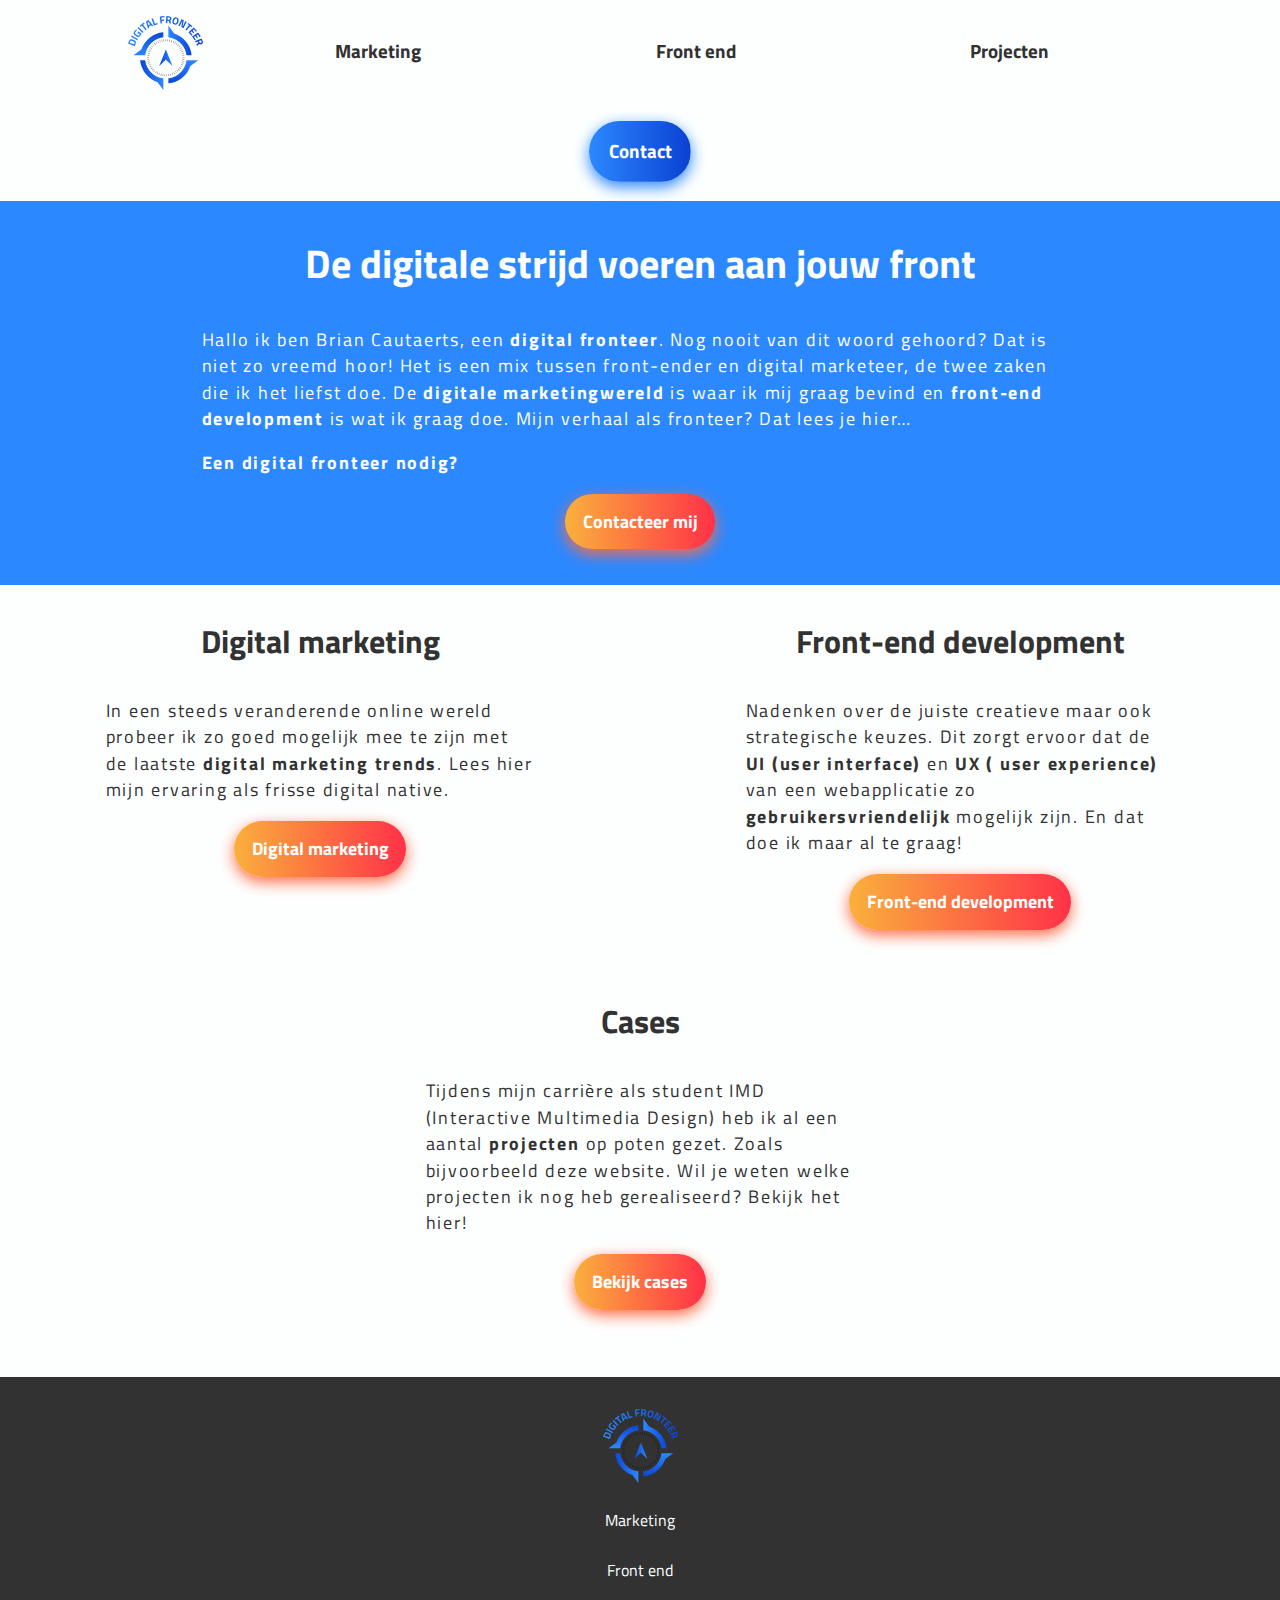
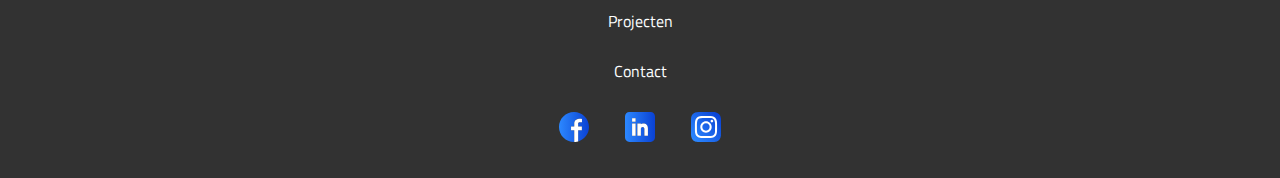
<file: index.html>
<!DOCTYPE html>
<html lang="en">

<head>
    <meta charset="UTF-8">
    <meta name="viewport" content="width=device-width, initial-scale=1.0">
    <meta http-equiv="X-UA-Compatible" content="ie=edge">
    <title>Digital Fronteer | Brian Cautaerts</title>
    <link rel="shortcut icon" href="images/Favicon.png" type="image/x-icon">
    <link rel="stylesheet" href="css/normalize.css">
    <link rel="stylesheet" href="css/main.css">
    <link href="https://fonts.googleapis.com/css?family=Titillium+Web:400,700&display=swap" rel="stylesheet">
</head>

<body>
    <header>
        <nav>
            <a class="logo" href="index.html">
                <img class="logoImg" src="images/1IMDB_Brian_Cautaerts_logo.svg" alt="Digital fronteer logo">
            </a>
            <a class="navItems dmIcon" href="marketing.html">Marketing</a>
            <a class="navItems pcIcon" href="frontend.html">Front end</a>
            <a class="navItems caseIcon" href="case.html">Projecten</a>
            <a class="navItems contactIcon blue-btn" href="contact.html">Contact</a>
        </nav>

        <a class="topLogo" href="index.html">
            <img class="logoImg" src="images/1IMDB_Brian_Cautaerts_logo.svg" alt="Digital fronteer logo">
        </a>

        <div class="bg-blue">
            <h1>De digitale strijd voeren aan jouw front</h1>
            <p>Hallo ik ben Brian Cautaerts, een <b>digital fronteer</b>. Nog nooit van dit woord gehoord? Dat is niet zo vreemd hoor! Het is een mix tussen front-ender en digital marketeer, de twee zaken die ik het liefst doe. De <b>digitale marketingwereld</b>                is waar ik mij graag bevind en <b>front-end development</b> is wat ik graag doe. Mijn verhaal als fronteer? Dat lees je hier…</p>

            <p><b>Een digital fronteer nodig?</b></p>
            <a class="orange-btn" href="contact.html">Contacteer mij</a>
        </div>

    </header>

    <div class="clearfix">
        <div class="clearfix">
            <section class="float-left">
                <h2>Digital marketing</h2>
                <p>In een steeds veranderende online wereld probeer ik zo goed mogelijk mee te zijn met de laatste <b>digital marketing trends</b>. Lees hier mijn ervaring als frisse digital native.</p>
                <a class="orange-btn" href="marketing.html">Digital marketing</a>
            </section>

            <section class="float-right">
                <h2>Front-end development</h2>
                <p>Nadenken over de juiste creatieve maar ook strategische keuzes. Dit zorgt ervoor dat de <b>UI (user interface)</b> en <b>UX ( user experience)</b> van een webapplicatie zo <b>gebruikersvriendelijk</b> mogelijk zijn. En dat doe ik maar
                    al te graag!
                </p>
                <a class="orange-btn" href="frontend.html">Front-end development</a>
            </section>
        </div>

        <section class="align-middle">
            <h2>Cases</h2>
            <p>Tijdens mijn carrière als student IMD (Interactive Multimedia Design) heb ik al een aantal <b>projecten</b> op poten gezet. Zoals bijvoorbeeld deze website. Wil je weten welke projecten ik nog heb gerealiseerd? Bekijk het hier!</p>
            <a class="orange-btn" href="case.html">Bekijk cases</a>
        </section>
    </div>

    <footer>
        <a class="logo" href="index.html">
            <img class="logoImg" src="images/1IMDB_Brian_Cautaerts_logo.svg" alt="Digital fronteer logo">
        </a>
        <a href="marketing.html">Marketing</a>
        <a href="frontend.html">Front end</a>
        <a href="case.html">Projecten</a>
        <a href="contact.html">Contact</a>
        <a class="smRef" href="https://www.facebook.com/Brian.Cautaerts">
            <img class="smIcon" src="images/fb_icon.svg" alt="facebook icon">
        </a>
        <a class="smRef" href="https://www.linkedin.com/in/brian-cautaerts-282b3614b/">
            <img class="smIcon" src="images/li_icon.svg" alt="linkedin icon">
        </a>
        <a class="smRef" href="https://www.instagram.com/briancautaerts/">
            <img class="smIcon" src="images/ig_icon.svg" alt="instagram icon">
        </a>
    </footer>
</body>

</html>
</file>
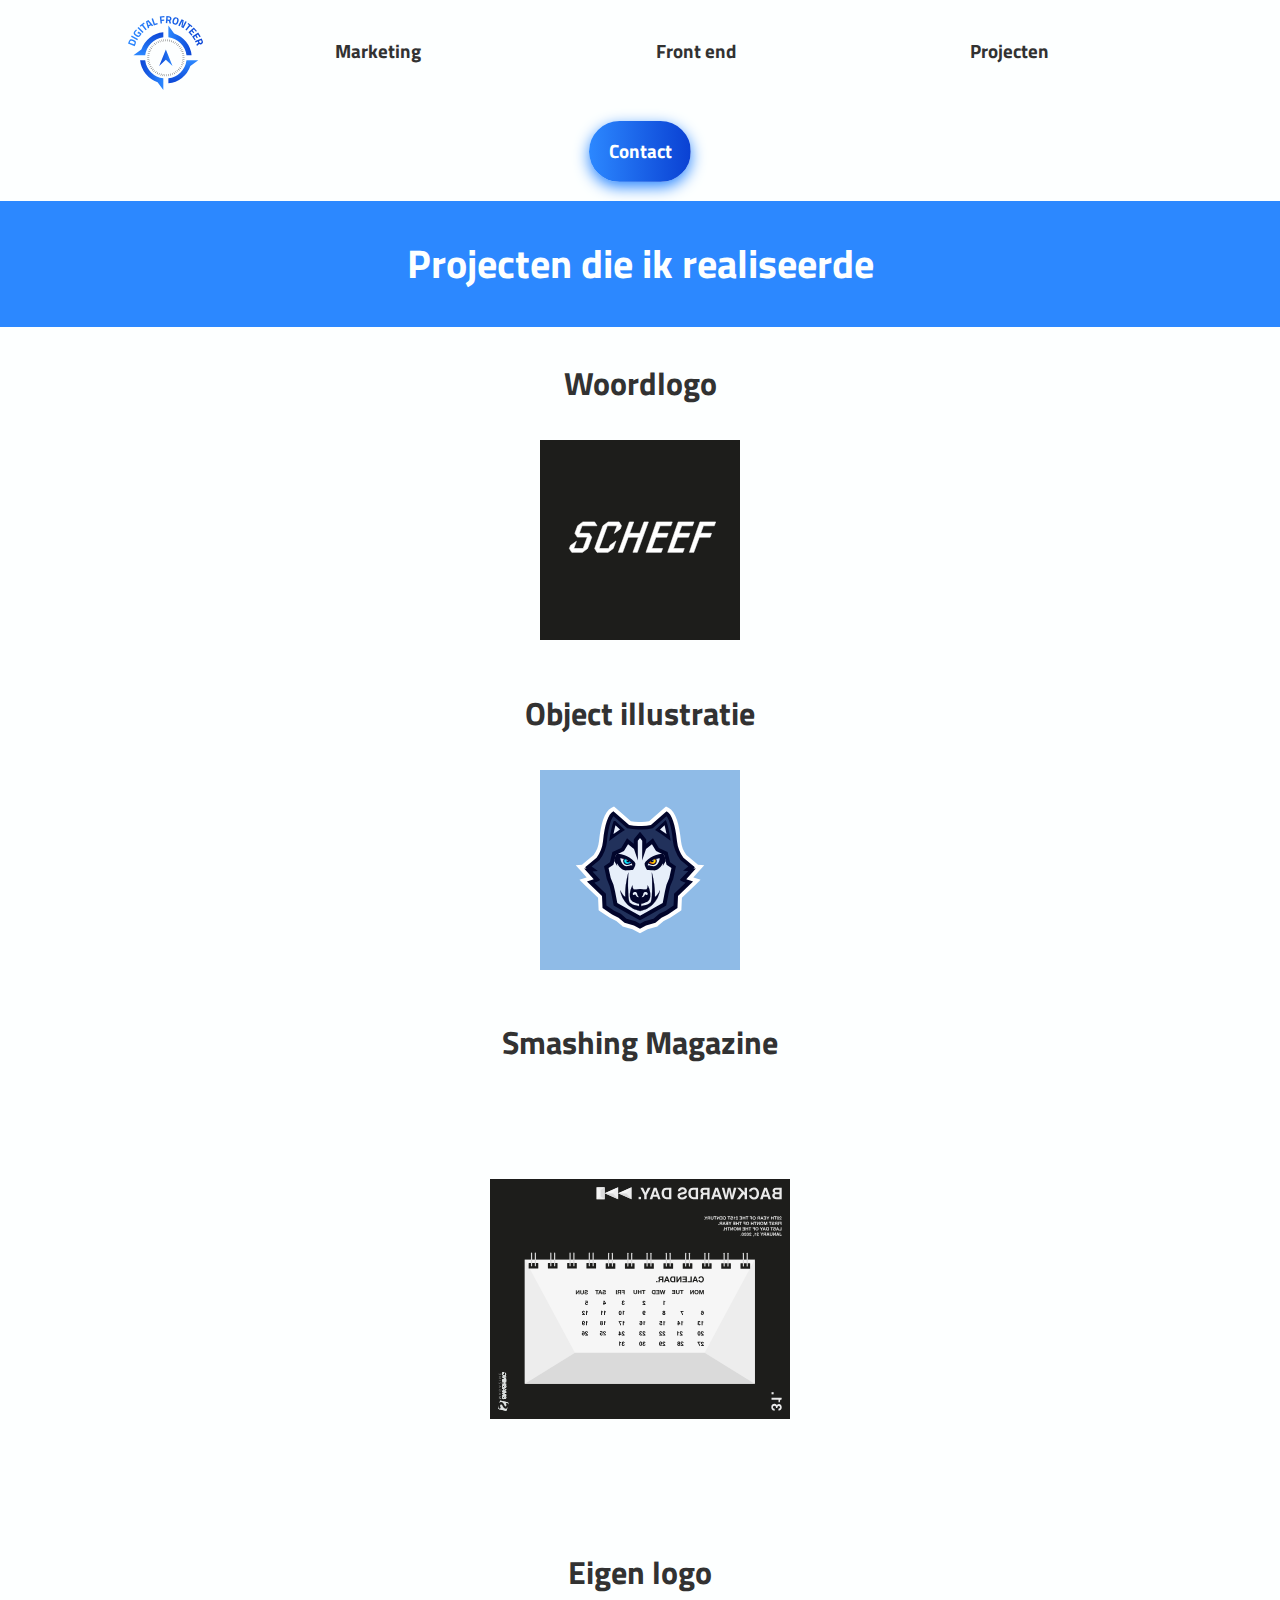
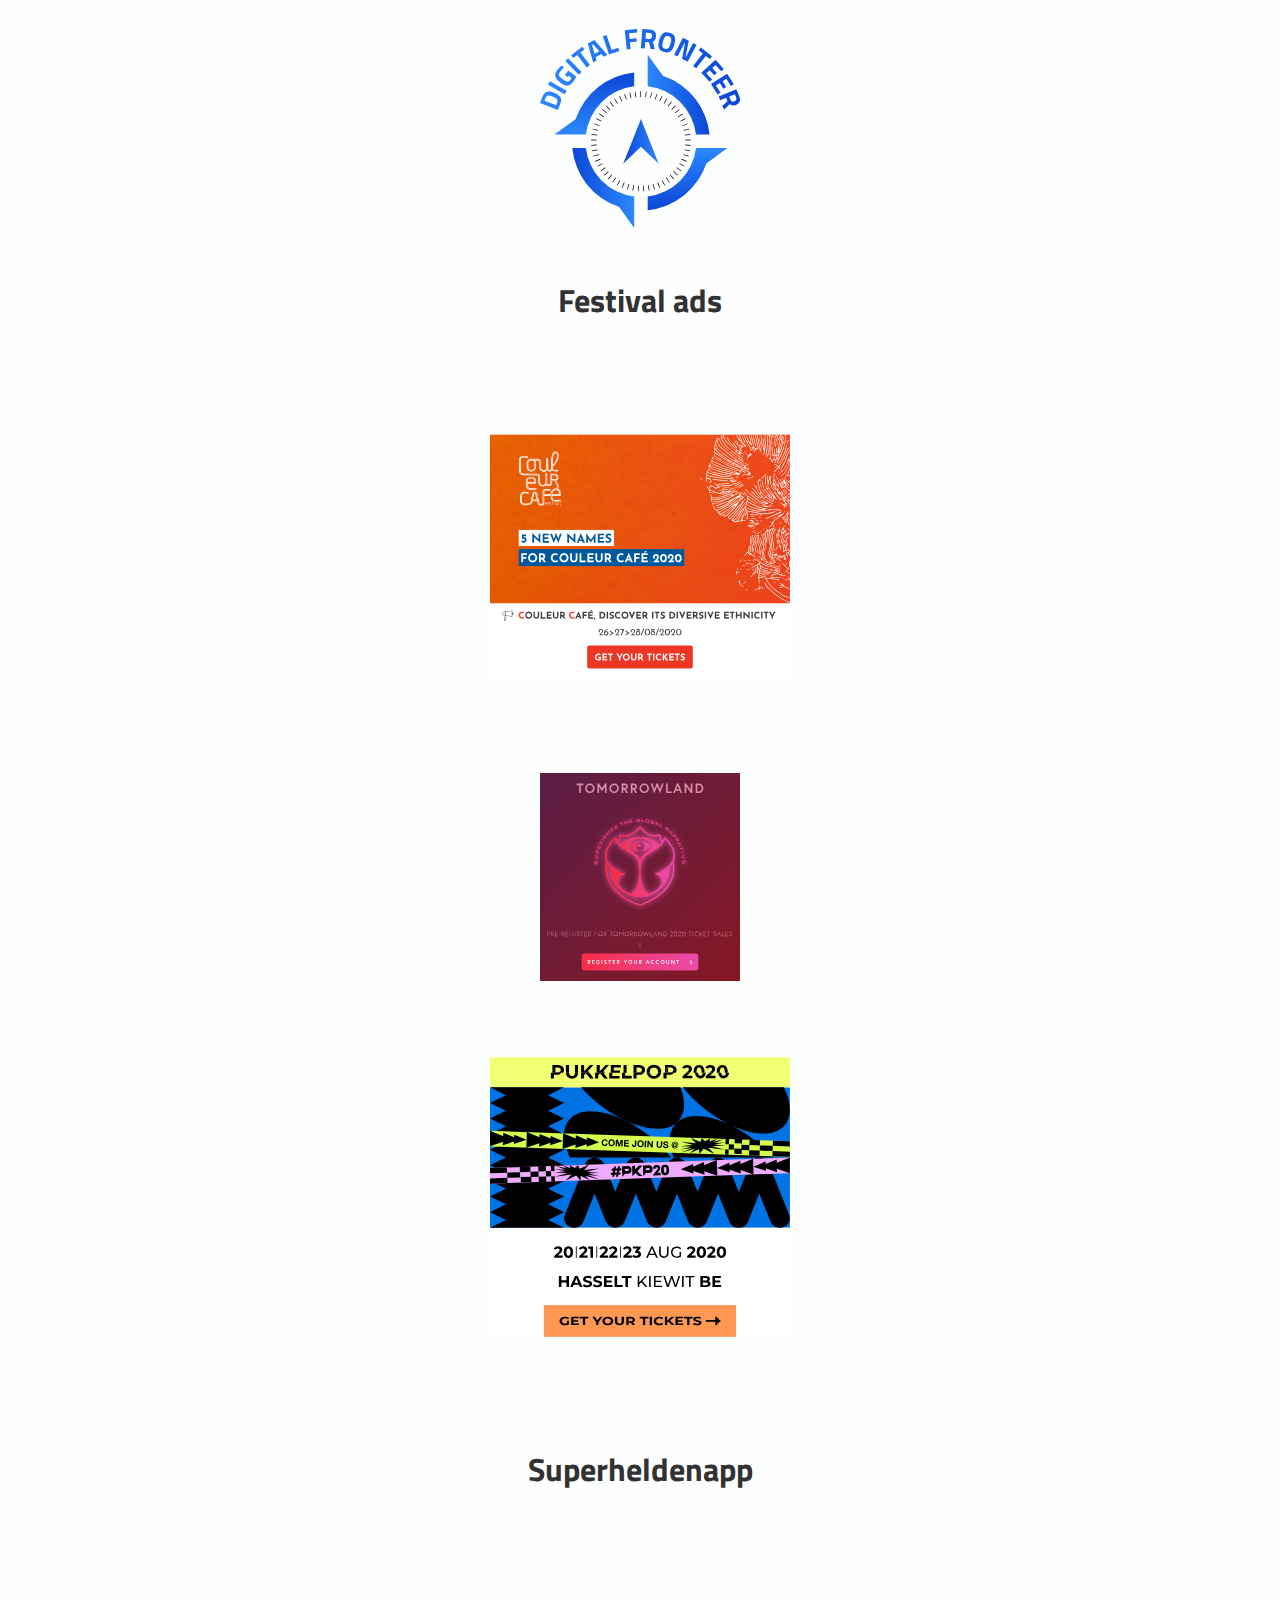
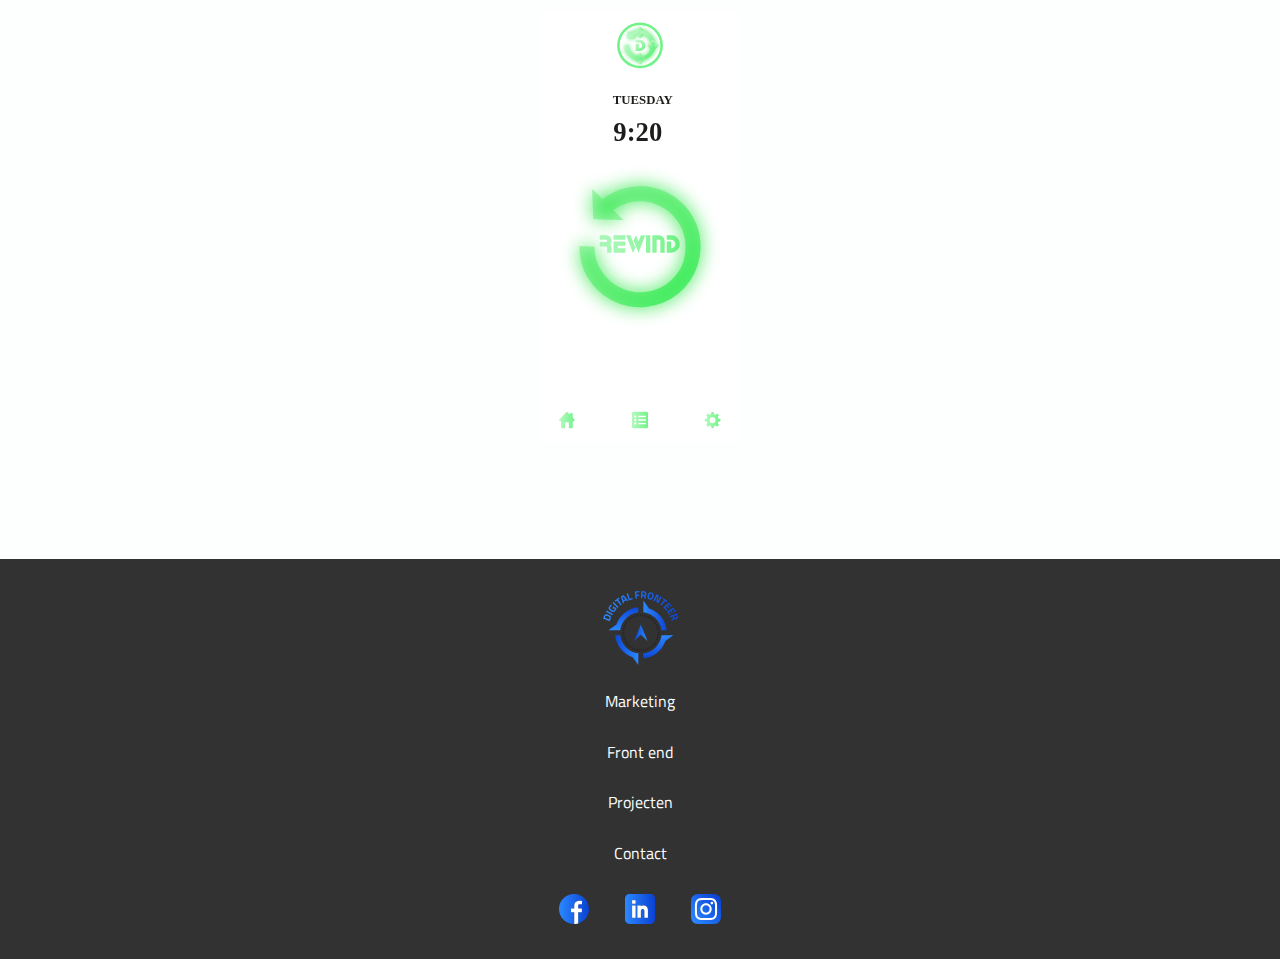
<file: case.html>
<!DOCTYPE html>
<html lang="en">

<head>
    <meta charset="UTF-8">
    <meta name="viewport" content="width=device-width, initial-scale=1.0">
    <meta http-equiv="X-UA-Compatible" content="ie=edge">
    <title>Cases | Digital Fronteer | Brian Cautaerts</title>
    <link rel="shortcut icon" href="images/Favicon.png" type="image/x-icon">
    <link rel="stylesheet" href="css/normalize.css">
    <link rel="stylesheet" href="css/main.css">
    <link href="https://fonts.googleapis.com/css?family=Titillium+Web:400,700&display=swap" rel="stylesheet">
</head>

<body>
    <header>
        <nav>
            <a class="logo" href="index.html">
                <img class="logoImg" src="images/1IMDB_Brian_Cautaerts_logo.svg" alt="Digital fronteer logo">
            </a>
            <a class="navItems dmIcon" href="marketing.html">Marketing</a>
            <a class="navItems pcIcon" href="frontend.html">Front end</a>
            <a class="navItems caseIcon" href="case.html">Projecten</a>
            <a class="navItems contactIcon blue-btn" href="contact.html">Contact</a>
        </nav>

        <a class="topLogo" href="index.html">
            <img class="logoImg" src="images/1IMDB_Brian_Cautaerts_logo.svg" alt="Digital fronteer logo">
        </a>

        <div class="bg-blue">
            <h1>Projecten die ik realiseerde</h1>
        </div>
    </header>

    <h2>Woordlogo</h2>
    <img class="case" src="images/1IMD_Brian_Cautaerts_woordlogo.svg" alt="woordlogo">

    <h2>Object illustratie</h2>
    <img class="case" src="images/IMDB_Brian_Cautaerts_Object.svg" alt="Object illustratie ">

    <h2>Smashing Magazine</h2>
    <img class="festivalAd" src="images/smashing_magazine.svg" alt="Smashing magazine">

    <h2>Eigen logo</h2>
    <img class="case" src="images/1IMDB_Brian_Cautaerts_logo.svg" alt="eigen logo">

    <h2>Festival ads</h2>
    <a href="festival_ads/CouleurCafé_&_Qmusic/index.html">
        <img class="festivalAd" src="images/CCxQ.svg" alt="Couleur café x Qmusic">
    </a>

    <a href="festival_ads/Tomorrowland_&_RadioFG/index.html">
        <img class="case" src="images/TML_RadioFGai.svg" alt="Tomorrowland x Radio FG">
    </a>

    <a href="festival_ads/Pukkelpop_&_StuBru/index.html">
        <img class="festivalAd" src="images/PKPxStuBru.svg" alt="Pukkelpop x StuBru">
    </a>

    <h2>Superheldenapp</h2>
    <img class="app" src="images/1IMDB_Brian_Cautaerts_superheldenapp.svg" alt="Superhelden app">

    <footer>
        <a class="logo " href="index.html ">
            <img class="logoImg " src="images/1IMDB_Brian_Cautaerts_logo.svg " alt="Digital fronteer logo ">
        </a>
        <a href="marketing.html ">Marketing</a>
        <a href="frontend.html">Front end</a>
        <a href="case.html">Projecten</a>
        <a href="contact.html ">Contact</a>
        <a class="smRef " href="https://www.facebook.com/Brian.Cautaerts ">
            <img class="smIcon " src="images/fb_icon.svg " alt="facebook icon ">
        </a>
        <a class="smRef " href="https://www.linkedin.com/in/brian-cautaerts-282b3614b/ ">
            <img class="smIcon " src="images/li_icon.svg " alt="linkedin icon ">
        </a>
        <a class="smRef " href="https://www.instagram.com/briancautaerts/ ">
            <img class="smIcon " src="images/ig_icon.svg " alt="instagram icon ">
        </a>
    </footer>

    <script src="https://ajax.googleapis.com/ajax/libs/jquery/3.4.1/jquery.min.js "></script>
    <script src="js/main.js "></script>
</body>

</html>
</file>
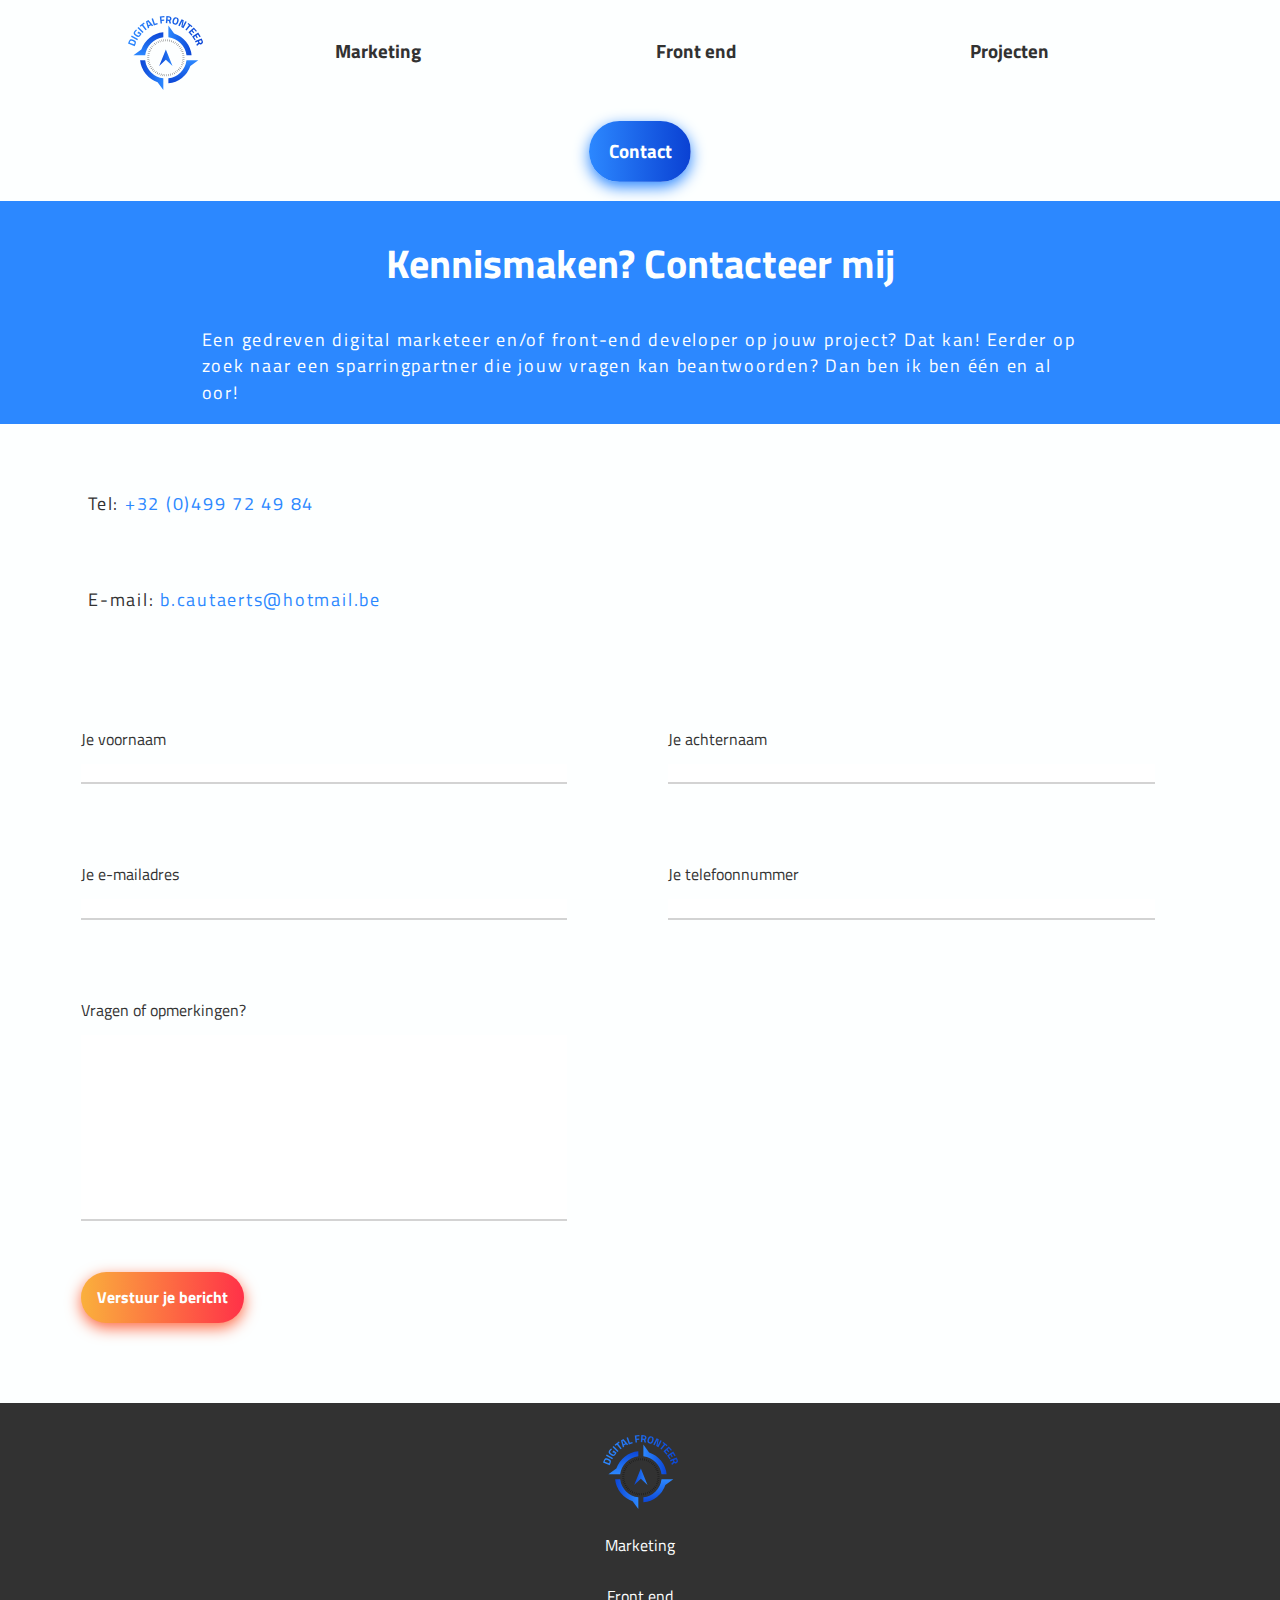
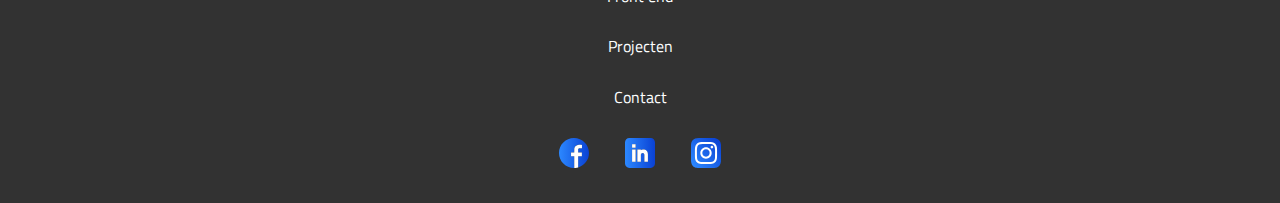
<file: contact.html>
<!DOCTYPE html>
<html lang="en">

<head>
    <meta charset="UTF-8">
    <meta name="viewport" content="width=device-width, initial-scale=1.0">
    <meta http-equiv="X-UA-Compatible" content="ie=edge">
    <title>Contacteer mij | Digital Fronteer | Brian Cautaerts</title>
    <link rel="shortcut icon" href="images/Favicon.png" type="image/x-icon">
    <link rel="stylesheet" href="css/normalize.css">
    <link rel="stylesheet" href="css/main.css">
    <link href="https://fonts.googleapis.com/css?family=Titillium+Web:400,700&display=swap" rel="stylesheet">
</head>

<body>
    <header>
        <nav>
            <a class="logo" href="index.html">
                <img class="logoImg" src="images/1IMDB_Brian_Cautaerts_logo.svg" alt="Digital fronteer logo">
            </a>
            <a class="navItems dmIcon" href="marketing.html">Marketing</a>
            <a class="navItems pcIcon" href="frontend.html">Front end</a>
            <a class="navItems caseIcon" href="case.html">Projecten</a>
            <a class="navItems contactIcon blue-btn" href="contact.html">Contact</a>
        </nav>

        <a class="topLogo" href="index.html">
            <img class="logoImg" src="images/1IMDB_Brian_Cautaerts_logo.svg" alt="Digital fronteer logo">
        </a>

        <div class="bg-blue">
            <h1>Kennismaken? Contacteer mij</h1>
            <p>Een gedreven digital marketeer en/of front-end developer op jouw project? Dat kan! Eerder op zoek naar een sparringpartner die jouw vragen kan beantwoorden? Dan ben ik ben één en al oor!</p>
        </div>

    </header>

    <div class="contact">
        <p>Tel: <a href="tel:0032499724984">+32 (0)499 72 49 84</a></p>
        <p>E-mail: <a href="mailto:b.cautaerts@hotmail.be">b.cautaerts@hotmail.be</a></p>
    </div>

    <form action="#">
        <ul>
            <li class="mb-1">
                <label for="firstname">Je voornaam</label>
                <input id="firstname" class="input" type="text">
            </li>

            <li class="mb-1">
                <label for="lastname">Je achternaam</label>
                <input id="lastname" class="input" type="text">
            </li>

            <li class="mb-1">
                <label for="email">Je e-mailadres</label>
                <input id="email" class="input" type="text">
            </li>

            <li class="mb-1">
                <label for="telephone">Je telefoonnummer</label>
                <input id="telephone" class="input" type="text">
            </li>

            <li class="mb-1">
                <label for="opmerking">Vragen of opmerkingen?</label>
                <textarea name="bericht" id="textarea" cols="30" rows="10"></textarea>
                <input id="submit" class="form-btn input-btn" value="Verstuur je bericht" type="submit">
            </li>
        </ul>
    </form>

    <footer>
        <a class="logo" href="index.html">
            <img class="logoImg" src="images/1IMDB_Brian_Cautaerts_logo.svg" alt="Digital fronteer logo">
        </a>
        <a href="marketing.html">Marketing</a>
        <a href="frontend.html">Front end</a>
        <a href="case.html">Projecten</a>
        <a href="contact.html">Contact</a>
        <a class="smRef" href="https://www.facebook.com/Brian.Cautaerts">
            <img class="smIcon" src="images/fb_icon.svg" alt="facebook icon">
        </a>
        <a class="smRef" href="https://www.linkedin.com/in/brian-cautaerts-282b3614b/">
            <img class="smIcon" src="images/li_icon.svg" alt="linkedin icon">
        </a>
        <a class="smRef" href="https://www.instagram.com/briancautaerts/">
            <img class="smIcon" src="images/ig_icon.svg" alt="instagram icon">
        </a>
    </footer>

    <script src="https://ajax.googleapis.com/ajax/libs/jquery/3.4.1/jquery.min.js "></script>
    <script src="js/main.js "></script>
</body>

</html>
</file>
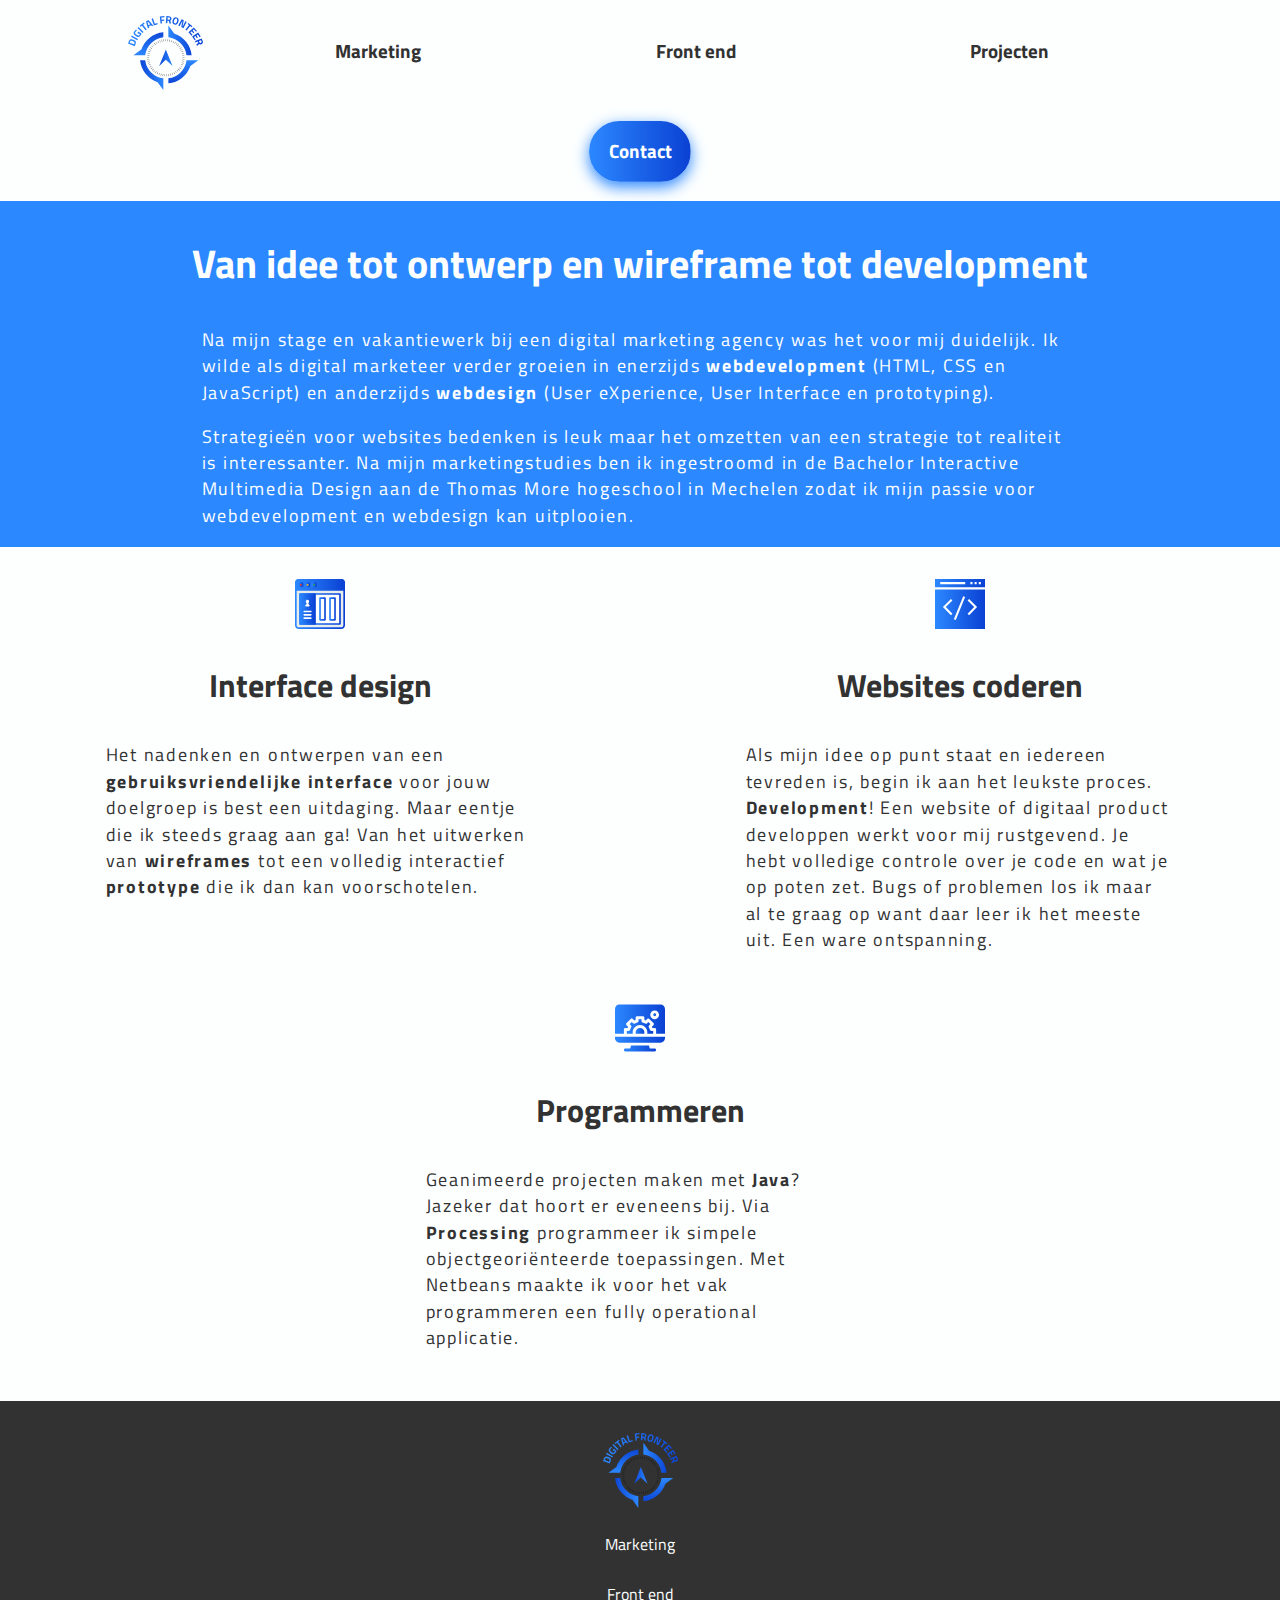
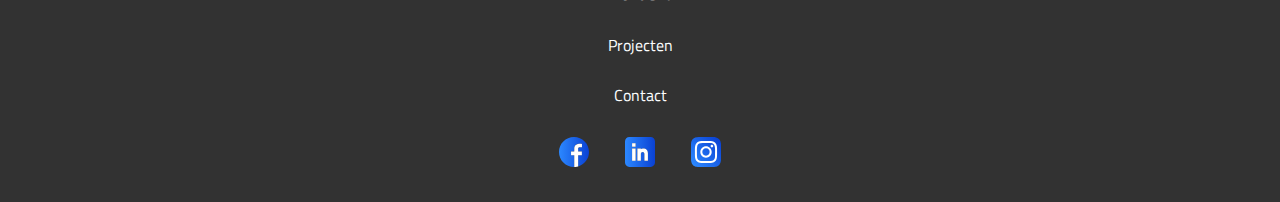
<file: frontend.html>
<!DOCTYPE html>
<html lang="en">

<head>
    <meta charset="UTF-8">
    <meta name="viewport" content="width=device-width, initial-scale=1.0">
    <meta http-equiv="X-UA-Compatible" content="ie=edge">
    <title>Front-end development | Digital Fronteer | Brian Cautaerts</title>
    <link rel="shortcut icon" href="images/Favicon.png" type="image/x-icon">
    <link rel="stylesheet" href="css/normalize.css">
    <link rel="stylesheet" href="css/main.css">
    <link href="https://fonts.googleapis.com/css?family=Titillium+Web:400,700&display=swap" rel="stylesheet">
</head>

<body>
    <header>
        <nav>
            <a class="logo" href="index.html">
                <img class="logoImg" src="images/1IMDB_Brian_Cautaerts_logo.svg" alt="Digital fronteer logo">
            </a>
            <a class="navItems dmIcon" href="marketing.html">Marketing</a>
            <a class="navItems pcIcon" href="frontend.html">Front end</a>
            <a class="navItems caseIcon" href="case.html">Projecten</a>
            <a class="navItems contactIcon blue-btn" href="contact.html">Contact</a>
        </nav>

        <a class="topLogo" href="index.html">
            <img class="logoImg" src="images/1IMDB_Brian_Cautaerts_logo.svg" alt="Digital fronteer logo">
        </a>

        <div class="bg-blue">
            <h1>Van idee tot ontwerp en wireframe tot development</h1>
            <p>Na mijn stage en vakantiewerk bij een digital marketing agency was het voor mij duidelijk. Ik wilde als digital marketeer verder groeien in enerzijds <b>webdevelopment</b> (HTML, CSS en JavaScript) en anderzijds <b>webdesign</b> (User eXperience,
                User Interface en prototyping).</p>
            <p>Strategieën voor websites bedenken is leuk maar het omzetten van een strategie tot realiteit is interessanter. Na mijn marketingstudies ben ik ingestroomd in de Bachelor Interactive Multimedia Design aan de Thomas More hogeschool in Mechelen
                zodat ik mijn passie voor webdevelopment en webdesign kan uitplooien.</p>
        </div>

    </header>

    <div class="clearfix">
        <div class="clearfix">
            <section class="float-left">
                <img class="m-icons" src="images/ui_icon.svg" alt="ui icon">
                <h2>Interface design</h2>
                <p>Het nadenken en ontwerpen van een <b>gebruiksvriendelijke interface</b> voor jouw doelgroep is best een uitdaging. Maar eentje die ik steeds graag aan ga! Van het uitwerken van <b>wireframes</b> tot een volledig interactief <b>prototype</b>                    die ik dan kan voorschotelen.
                </p>
            </section>

            <section class="float-right">
                <img class="m-icons" src="images/coding_icon.svg" alt="coding icon">
                <h2>Websites coderen</h2>
                <p>Als mijn idee op punt staat en iedereen tevreden is, begin ik aan het leukste proces. <b>Development</b>! Een website of digitaal product developpen werkt voor mij rustgevend. Je hebt volledige controle over je code en wat je op poten
                    zet. Bugs of problemen los ik maar al te graag op want daar leer ik het meeste uit. Een ware ontspanning.
                </p>
            </section>
        </div>

        <section class="align-middle">
            <img class="m-icons" src="images/programming_icon.svg" alt="programming icon">
            <h2>Programmeren</h2>
            <p>Geanimeerde projecten maken met <b>Java</b>? Jazeker dat hoort er eveneens bij. Via <b>Processing</b> programmeer ik simpele objectgeoriënteerde toepassingen. Met <b></b>Netbeans maakte ik voor het vak programmeren een fully operational applicatie.</p>
        </section>
    </div>

    <footer>
        <a class="logo" href="index.html">
            <img class="logoImg" src="images/1IMDB_Brian_Cautaerts_logo.svg" alt="Digital fronteer logo">
        </a>
        <a href="marketing.html">Marketing</a>
        <a href="frontend.html">Front end</a>
        <a href="case.html">Projecten</a>
        <a href="contact.html">Contact</a>
        <a class="smRef" href="https://www.facebook.com/Brian.Cautaerts">
            <img class="smIcon" src="images/fb_icon.svg" alt="facebook icon">
        </a>
        <a class="smRef" href="https://www.linkedin.com/in/brian-cautaerts-282b3614b/">
            <img class="smIcon" src="images/li_icon.svg" alt="linkedin icon">
        </a>
        <a class="smRef" href="https://www.instagram.com/briancautaerts/">
            <img class="smIcon" src="images/ig_icon.svg" alt="instagram icon">
        </a>
    </footer>
</body>

</html>
</file>
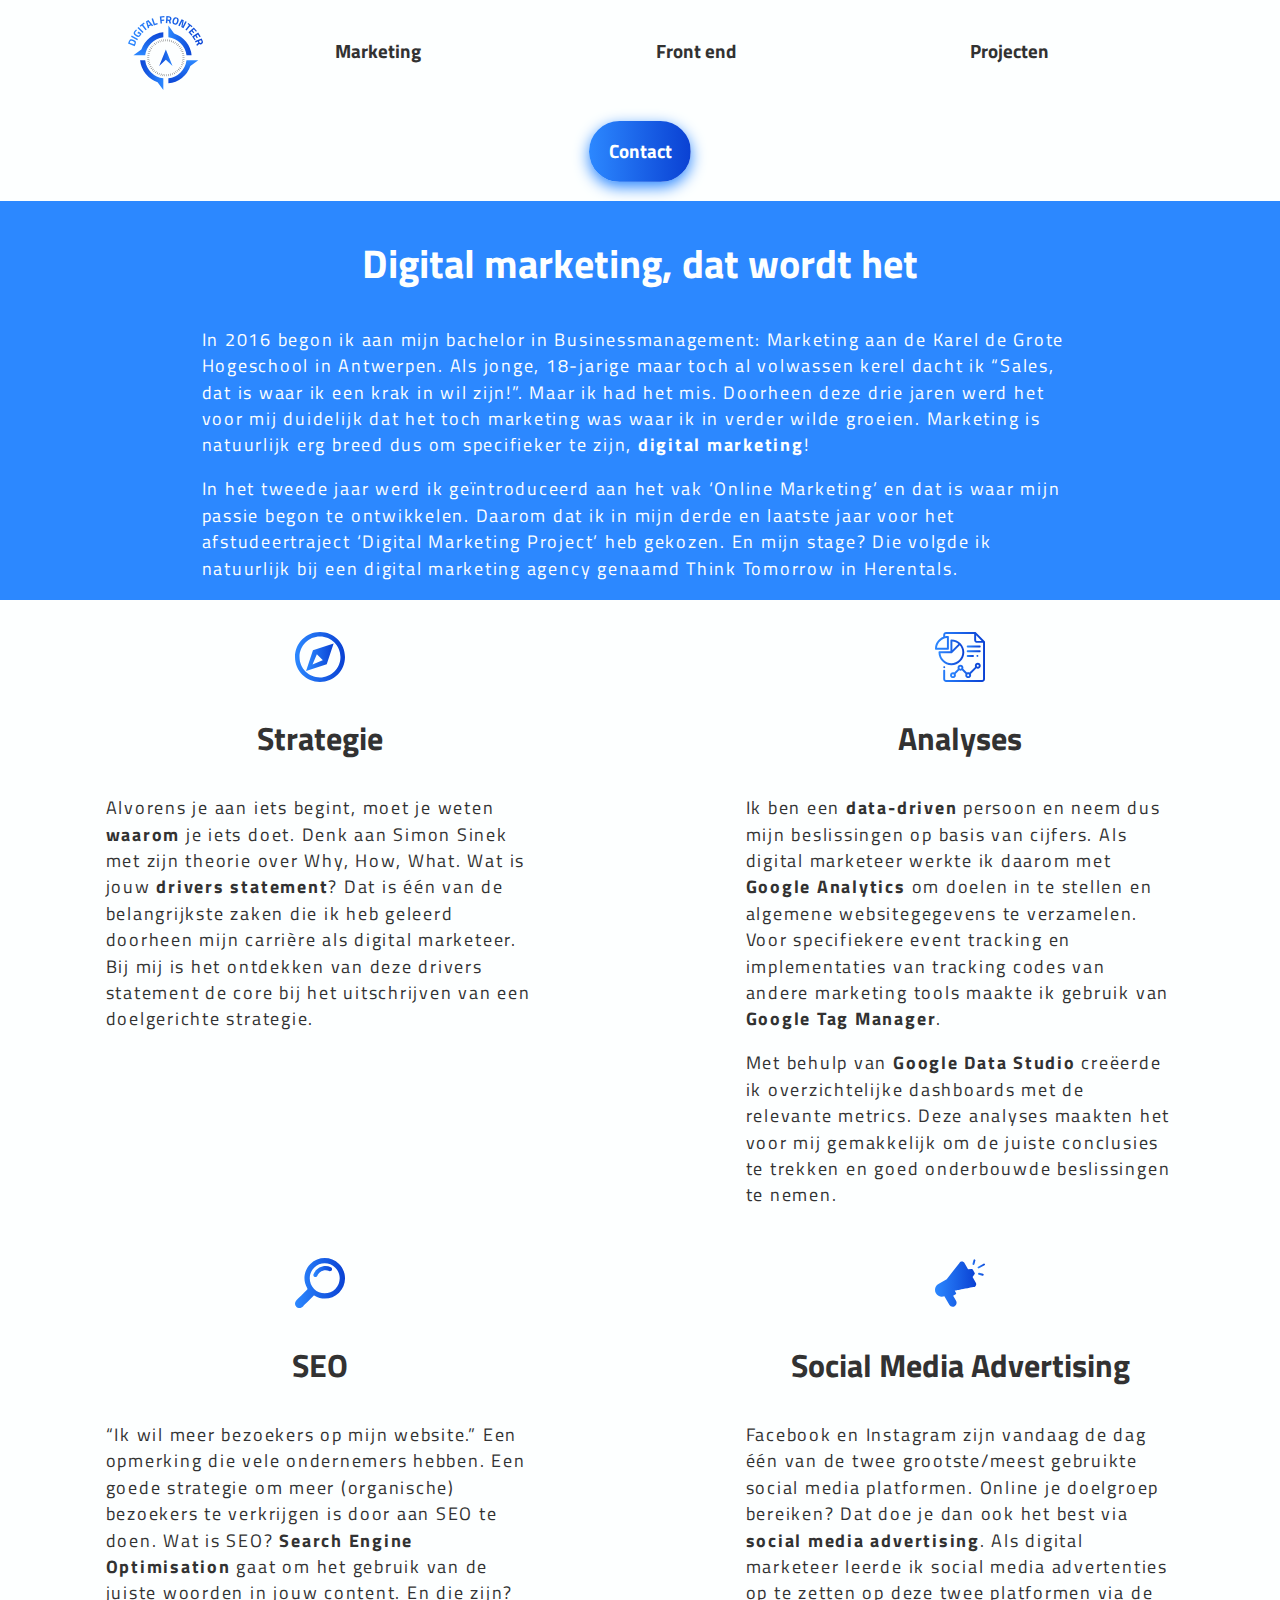
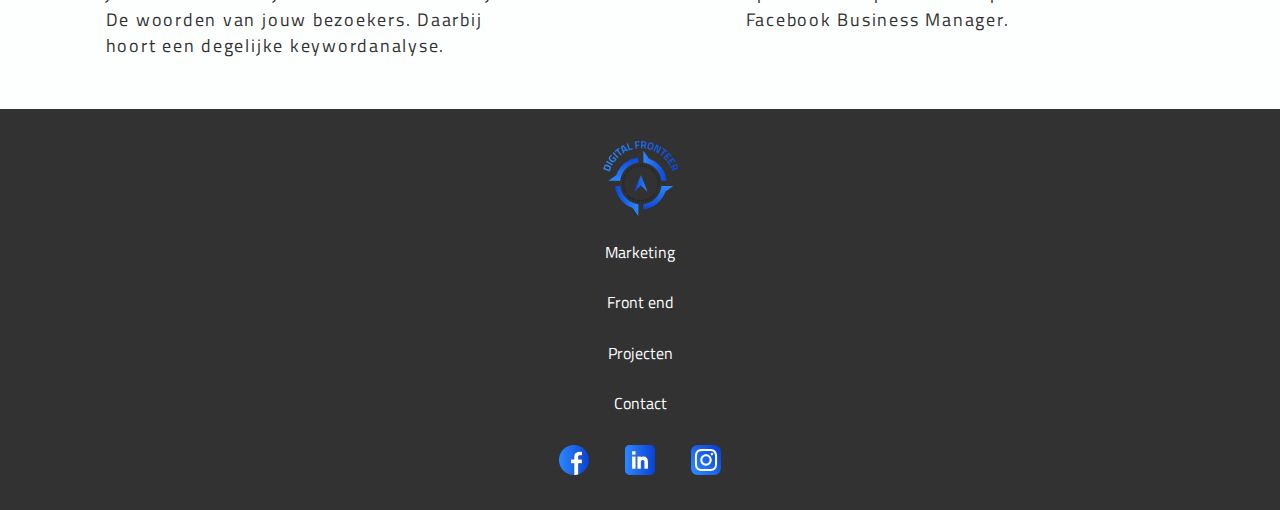
<file: marketing.html>
<!DOCTYPE html>
<html lang="en">

<head>
    <meta charset="UTF-8">
    <meta name="viewport" content="width=device-width, initial-scale=1.0">
    <meta http-equiv="X-UA-Compatible" content="ie=edge">
    <title>Digital Marketing | Digital Fronteer | Brian Cautaerts</title>
    <link rel="shortcut icon" href="images/Favicon.png" type="image/x-icon">
    <link rel="stylesheet" href="css/normalize.css">
    <link rel="stylesheet" href="css/main.css">
    <link href="https://fonts.googleapis.com/css?family=Titillium+Web:400,700&display=swap" rel="stylesheet">
</head>

<body>
    <header>
        <nav>
            <a class="logo" href="index.html">
                <img class="logoImg" src="images/1IMDB_Brian_Cautaerts_logo.svg" alt="Digital fronteer logo">
            </a>
            <a class="navItems dmIcon" href="marketing.html">Marketing</a>
            <a class="navItems pcIcon" href="frontend.html">Front end</a>
            <a class="navItems caseIcon" href="case.html">Projecten</a>
            <a class="navItems contactIcon blue-btn" href="contact.html">Contact</a>
        </nav>

        <a class="topLogo" href="index.html">
            <img class="logoImg" src="images/1IMDB_Brian_Cautaerts_logo.svg" alt="Digital fronteer logo">
        </a>

        <div class="bg-blue">
            <h1>Digital marketing, dat wordt het</h1>
            <p>In 2016 begon ik aan mijn bachelor in Businessmanagement: Marketing aan de Karel de Grote Hogeschool in Antwerpen. Als jonge, 18-jarige maar toch al volwassen kerel dacht ik “Sales, dat is waar ik een krak in wil zijn!”. Maar ik had het mis.
                Doorheen deze drie jaren werd het voor mij duidelijk dat het toch marketing was waar ik in verder wilde groeien. Marketing is natuurlijk erg breed dus om specifieker te zijn, <b>digital marketing</b>! </p>
            <p>In het tweede jaar werd ik geïntroduceerd aan het vak ‘Online Marketing’ en dat is waar mijn passie begon te ontwikkelen. Daarom dat ik in mijn derde en laatste jaar voor het afstudeertraject ‘Digital Marketing Project’ heb gekozen. En mijn
                stage? Die volgde ik natuurlijk bij een digital marketing agency genaamd Think Tomorrow in Herentals.</p>
        </div>

    </header>

    <div class="clearfix">
        <div class="clearfix">
            <div class="clearfix">
                <section class="float-left">
                    <img class="m-icons" src="images/compass_icon.svg" alt="compass icon">
                    <h2>Strategie</h2>
                    <p>Alvorens je aan iets begint, moet je weten <b>waarom</b> je iets doet. Denk aan Simon Sinek met zijn theorie over Why, How, What. Wat is jouw <b>drivers statement</b>? Dat is één van de belangrijkste zaken die ik heb geleerd doorheen
                        mijn carrière als digital marketeer. Bij mij is het ontdekken van deze drivers statement de core bij het uitschrijven van een doelgerichte strategie.</p>
                </section>

                <section class="float-right">
                    <img class="m-icons" src="images/analytics_icon.svg" alt="analytics icon">
                    <h2>Analyses</h2>
                    <p>Ik ben een <b>data-driven</b> persoon en neem dus mijn beslissingen op basis van cijfers. Als digital marketeer werkte ik daarom met <b>Google Analytics</b> om doelen in te stellen en algemene websitegegevens te verzamelen. Voor specifiekere
                        event tracking en implementaties van tracking codes van andere marketing tools maakte ik gebruik van <b>Google Tag Manager</b>.</p>
                    <p>Met behulp van <b>Google Data Studio</b> creëerde ik overzichtelijke dashboards met de relevante metrics. Deze analyses maakten het voor mij gemakkelijk om de juiste conclusies te trekken en goed onderbouwde beslissingen te nemen.</p>
                </section>
            </div>

            <section class="float-left">
                <img class="m-icons" src="images/seo_icon.svg" alt="seo icon">
                <h2>SEO</h2>
                <p>“Ik wil meer bezoekers op mijn website.” Een opmerking die vele ondernemers hebben. Een goede strategie om meer (organische) bezoekers te verkrijgen is door aan SEO te doen. Wat is SEO? <b>Search Engine Optimisation</b> gaat om het gebruik
                    van de juiste woorden in jouw content. En die zijn? De woorden van jouw bezoekers. Daarbij hoort een degelijke keywordanalyse.</p>
            </section>

            <section class="float-right">
                <img class="m-icons" src="images/Digital_marketing_icon.svg" alt="advertising icon">
                <h2>Social Media Advertising</h2>
                <p>Facebook en Instagram zijn vandaag de dag één van de twee grootste/meest gebruikte social media platformen. Online je doelgroep bereiken? Dat doe je dan ook het best via <b>social media advertising</b>. Als digital marketeer leerde ik
                    social media advertenties op te zetten op deze twee platformen via de Facebook Business Manager.
                </p>
            </section>
        </div>
    </div>

    <footer>
        <a class="logo" href="index.html">
            <img class="logoImg" src="images/1IMDB_Brian_Cautaerts_logo.svg" alt="Digital fronteer logo">
        </a>
        <a href="marketing.html">Marketing</a>
        <a href="frontend.html">Front end</a>
        <a href="case.html">Projecten</a>
        <a href="contact.html">Contact</a>
        <a class="smRef" href="https://www.facebook.com/Brian.Cautaerts">
            <img class="smIcon" src="images/fb_icon.svg" alt="facebook icon">
        </a>
        <a class="smRef" href="https://www.linkedin.com/in/brian-cautaerts-282b3614b/">
            <img class="smIcon" src="images/li_icon.svg" alt="linkedin icon">
        </a>
        <a class="smRef" href="https://www.instagram.com/briancautaerts/">
            <img class="smIcon" src="images/ig_icon.svg" alt="instagram icon">
        </a>
    </footer>
</body>

</html>
</file>
<file: css/main.css>
body {
    font-family: 'Titillium Web', sans-serif;
    background-color: #fdffff;
    color: #323232;
}

ul {
    list-style-type: none;
    margin: 0;
    padding: 0;
    text-align: left;
}

.topLogo {
    display: block;
    text-align: center;
    background-color: #fdffff;
    margin-top: 0.5em;
    margin-bottom: 0.5em;
}

.logoImg {
    width: 50px;
}

nav {
    border-top: 1px solid #323232;
    position: fixed;
    width: 100%;
    bottom: 0;
    text-align: center;
    background-color: #fdffff;
    padding-bottom: 1em;
}

.logo {
    padding: 1em 0 0.5em 0;
}

nav a {
    display: inline-block;
    vertical-align: middle;
    text-decoration: none;
    color: #323232;
    font-size: 0.7em;
    transition: .3s ease;
}

.navItems {
    padding: 2em 0.8em 0 0.8em;
}

.navItems:hover {
    color: #2c88ff;
    transition: .3s ease;
}

.dmIcon {
    background-image: url("../images/Digital_marketing_icon.svg");
    background-repeat: no-repeat;
    background-size: 20px;
    background-position: 50% 0;
}

.pcIcon {
    background-image: url("../images/pc_icon.svg");
    background-repeat: no-repeat;
    background-size: 20px;
    background-position: 50% 0;
}

.caseIcon {
    background-image: url("../images/case_icon.svg");
    background-repeat: no-repeat;
    background-size: 20px;
    background-position: 50% 0;
}

.contactIcon {
    background-image: url("../images/contact_icon.svg");
    background-repeat: no-repeat;
    background-size: 20px;
    background-position: 50% 0;
}

h1 {
    padding: 1em;
    font-size: 1.8em;
    margin: 0;
}

h2 {
    padding: 1.2em;
    margin: 0;
}

p {
    padding: 0 2em 2em 2em;
    margin: 0;
    letter-spacing: 0.1em;
    line-height: 1.5em;
    text-align: left;
}

.orange-btn {
    text-decoration: none;
    padding: 1em;
    margin: 0 2em 2em 2em;
    background-image: linear-gradient(to right, #fab03c, #ff3148);
    display: inline-block;
    color: #fdffff;
    border-radius: 2em;
    transition: .3s ease;
    font-weight: 700;
    box-shadow: 0 5px 15px #fe6a45;
}

.orange-btn:hover {
    color: #fdffff;
    background-image: linear-gradient(to right, #2c88ff, #0a41d3);
    transition: .3s ease;
    box-shadow: 0 5px 15px #2c88ff;
}

footer {
    background-color: #323232;
    text-align: center;
    height: 420px;
    margin-top: 2em;
}

footer a {
    text-decoration: none;
    display: block;
    color: #fdffff;
    padding: 1em 0;
    text-align: center;
    transition: .3s ease;
}

footer a:hover {
    color: #2c88ff;
    transition: .3s ease;
}

.smIcon {
    width: 30px;
}

.smRef {
    display: inline-block;
    padding: 1em;
}

.bg-blue {
    background-color: #2c88ff;
    color: #fdffff;
}

.m-icons {
    width: 50px;
    margin-left: auto;
    margin-right: auto;
    margin-top: 2em;
    display: block;
}

.contact {
    margin-top: 2em;
}

.contact a {
    text-decoration: none;
    color: #2c88ff;
    transition: .3s ease;
}

.contact a:hover {
    text-decoration: underline;
    transition: .3s ease;
}

.input {
    border: none;
    border-bottom: 2px solid #d3d3d3;
    width: 100%;
    transition: .3s ease;
    margin: 1em 0;
    padding: 0;
}

.input:focus {
    outline: 0;
    border-bottom: 2px solid #2c88ff;
    transition: .3s ease;
}

.input-btn {
    border: none;
    cursor: pointer;
}

#textarea {
    resize: none;
    width: 100%;
    border: none;
    border-bottom: 2px solid #d3d3d3;
    transition: .3s ease;
    margin: 1em 0;
    padding: 0;
}

#textarea:focus {
    outline: 0;
    border-bottom: 2px solid #2c88ff;
    transition: .3s ease;
}

.mb-1 {
    margin-bottom: 1em;
}

form {
    padding: 2em;
}

.form-btn {
    text-decoration: none;
    padding: 1em;
    margin-top: 2em;
    background-image: linear-gradient(to right, #fab03c, #ff3148);
    display: inline-block;
    color: #fdffff;
    border-radius: 2em;
    transition: .3s ease;
    font-weight: 700;
    box-shadow: 0 5px 15px #fe6a45;
}

.form-btn:hover {
    color: #fdffff;
    background-image: linear-gradient(to right, #2c88ff, #0a41d3);
    transition: .3s ease;
    box-shadow: 0 5px 15px #2c88ff;
}

.case {
    width: 200px;
    display: block;
    margin-left: auto;
    margin-right: auto;
    margin-bottom: 1em;
}

.festivalAd {
    width: 300px;
    height: 400px;
    display: block;
    margin-left: auto;
    margin-right: auto;
    margin-bottom: 1em;
}

.app {
    width: 200px;
    height: 600px;
    display: block;
    margin-left: auto;
    margin-right: auto;
    margin-bottom: 1em;
}

@media (min-width: 370px) {
    .logo {
        padding: 1em 0.8em 0.5em 0.8em;
    }
    .navItems {
        padding: 3.5em 0.8em 1em 0.8em;
        width: 14%;
    }
    .dmIcon {
        background-position: 50% 30%;
    }
    .pcIcon {
        background-position: 50% 30%;
    }
    .caseIcon {
        background-position: 50% 30%;
    }
    .contactIcon {
        background-position: 50% 30%;
    }
}

@media (min-width: 768px) {
    .topLogo {
        display: none;
    }
    body {
        text-align: center;
    }
    h1 {
        font-size: 2.5em;
    }
    h2 {
        font-size: 2em;
    }
    p {
        font-size: 1.1em;
        padding: 0 4em 2em 4em;
    }
    .contact p {
        padding: 0 4em 2em 4em;
    }
    .logoImg {
        width: 75px;
    }
    nav {
        position: unset;
        border-top: none;
        padding-bottom: 0;
        width: initial;
    }
    .navItems {
        padding: 1em 2em;
        font-size: 1.2em;
        width: auto;
        font-weight: 700;
    }
    nav a {
        font-size: 1em;
    }
    .orange-btn {
        font-size: 1.1em;
    }
    footer {
        height: 100%;
        padding: 1em;
    }
    .dmIcon {
        background-image: none;
    }
    .pcIcon {
        background-image: none;
    }
    .caseIcon {
        background-image: none;
    }
    .contactIcon {
        background-image: none;
    }
    .blue-btn {
        text-decoration: none;
        padding: 1em;
        background-image: linear-gradient(to right, #2c88ff, #0a41d3);
        background-size: 100%;
        display: inline-block;
        color: #fdffff;
        border-radius: 2em;
        transition: .3s ease;
        font-weight: 700;
        box-shadow: 0 5px 15px #2c88ff;
    }
    .blue-btn:hover {
        color: #fdffff;
        background-image: linear-gradient(to right, #fab03c, #ff3148);
        transition: .3s ease;
        box-shadow: 0 5px 15px #fe6a45;
    }
    li {
        width: 40%;
        display: inline-block;
        margin: 4%;
    }
}

@media (min-width: 1000px) {
    p {
        padding: 0 3em 2em 3em;
    }
    .navItems {
        margin: 1em 2em;
    }
    .float-left {
        float: left;
        width: 50%;
    }
    .float-right {
        float: right;
        width: 50%;
    }
    .align-middle {
        width: 50%;
        margin-left: auto;
        margin-right: auto;
    }
    .bg-blue {
        padding: 0 6em;
    }
    .clearfix::after {
        clear: both;
        content: "";
        display: block;
    }
}

@media (min-width: 1200px) {
    .navItems {
        margin: 1em 4em;
    }
    p {
        padding: 0 6em 1em 6em;
    }
    .contact p {
        padding: 2em 5em;
    }
}
</file>
